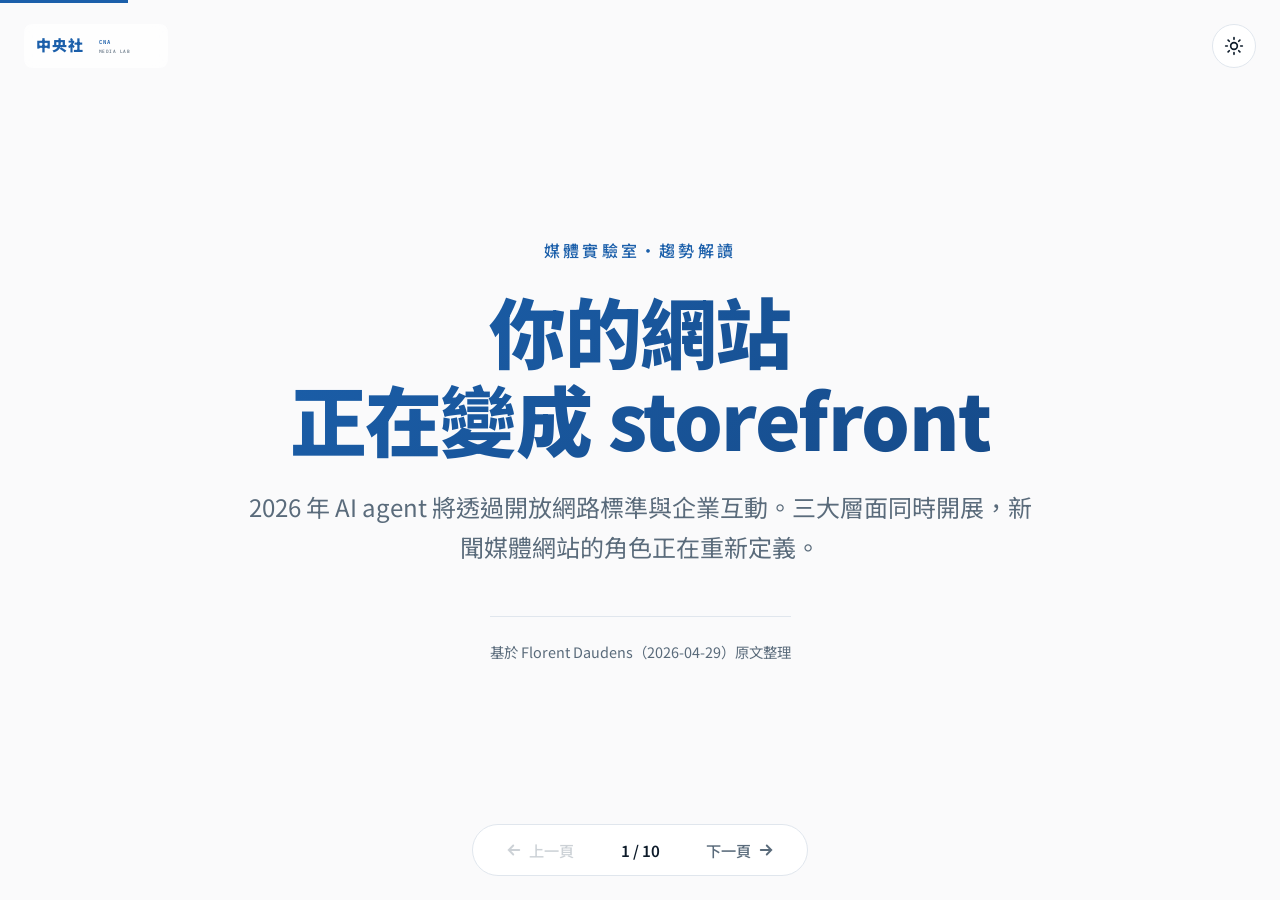
<file: agent-storefront-2026.html>
<!DOCTYPE html>
<html lang="zh-Hant">
<head>
<meta charset="UTF-8">
<meta name="viewport" content="width=device-width, initial-scale=1.0">
<title>2026 Agent 經濟：你的網站正在變成 storefront</title>
<link rel="preconnect" href="https://fonts.googleapis.com">
<link rel="preconnect" href="https://fonts.gstatic.com" crossorigin>
<link href="https://fonts.googleapis.com/css2?family=Noto+Sans+TC:wght@400;500;700;900&family=JetBrains+Mono:wght@400;500&display=swap" rel="stylesheet">
<style>
:root {
  --cna-blue: #1B5FAA;
  --cna-deep: #164B8A;
  --cna-light: #E8F0FE;
  --cna-red: #C41E3A;
  --bg: #FAFAFB;
  --bg-card: #FFFFFF;
  --text: #0D1B2A;
  --text-muted: #5A6B7B;
  --border: #E0E6ED;
  --accent: var(--cna-blue);
  --accent-soft: #E8F0FE;
}
[data-theme="dark"] {
  --bg: #0D1B2A;
  --bg-card: #142638;
  --text: #F0F4F8;
  --text-muted: #9AA8B8;
  --border: #243447;
  --accent: #5B9BE0;
  --accent-soft: #1B3552;
}
* { box-sizing: border-box; margin: 0; padding: 0; }
html, body {
  height: 100%;
  font-family: "Noto Sans TC", "Source Han Sans TC", "Microsoft JhengHei", "PingFang TC", sans-serif;
  background: var(--bg);
  color: var(--text);
  overflow: hidden;
  transition: background-color 300ms ease, color 300ms ease;
  -webkit-font-smoothing: antialiased;
}
.code { font-family: "JetBrains Mono", "Fira Code", monospace; font-size: 0.85em; background: var(--accent-soft); color: var(--accent); padding: 2px 8px; border-radius: 4px; }
.progress-bar { position: fixed; top: 0; left: 0; height: 3px; background: var(--accent); z-index: 100; transition: width 400ms ease; }
.icon-fixed {
  position: fixed; top: 24px; left: 24px; z-index: 90;
  height: 44px; padding: 6px 12px; border-radius: 8px;
  background: rgba(255,255,255,0.7); backdrop-filter: blur(8px);
  display: flex; align-items: center;
  transition: background-color 300ms ease;
}
[data-theme="dark"] .icon-fixed { background: rgba(20,38,56,0.7); }
.icon-fixed svg { height: 32px; width: auto; }
[data-theme="dark"] .icon-fixed svg text { fill: #5B9BE0 !important; }
.theme-toggle {
  position: fixed; top: 24px; right: 24px; z-index: 90;
  width: 44px; height: 44px; border-radius: 50%; border: 1px solid var(--border);
  background: var(--bg-card); color: var(--text); cursor: pointer;
  display: flex; align-items: center; justify-content: center;
  transition: all 300ms ease;
}
.theme-toggle:hover { background: var(--accent-soft); border-color: var(--accent); }
.theme-toggle svg { width: 20px; height: 20px; }
.slides-container { position: relative; width: 100vw; height: 100vh; }
.slide {
  position: absolute; inset: 0;
  display: flex; flex-direction: column;
  padding: 100px 80px 80px;
  opacity: 0; pointer-events: none;
  transform: translateX(30px);
  transition: opacity 400ms ease-out, transform 400ms ease-out;
}
.slide.active { opacity: 1; pointer-events: auto; transform: translateX(0); }
.slide-inner {
  width: 100%; max-width: 1100px; margin: 0 auto;
  flex: 1; display: flex; flex-direction: column;
}
.slide h1 { font-size: clamp(2.2rem, 5vw, 4rem); font-weight: 900; line-height: 1.15; letter-spacing: -0.02em; }
.slide h2 { font-size: clamp(1.5rem, 2.6vw, 2.2rem); font-weight: 700; line-height: 1.2; letter-spacing: -0.01em; margin-bottom: 32px; color: var(--text); }
.slide h2 .accent { color: var(--accent); }
.slide h2::after { content: ""; display: block; width: 48px; height: 4px; background: var(--accent); margin-top: 12px; border-radius: 2px; }
.slide p, .slide li { font-size: clamp(1rem, 1.5vw, 1.2rem); line-height: 1.7; color: var(--text); }
.slide .muted { color: var(--text-muted); }
.body-zone { flex: 1; display: flex; flex-direction: column; justify-content: center; }
.eyebrow { font-size: 0.85rem; font-weight: 700; text-transform: uppercase; letter-spacing: 0.15em; color: var(--accent); margin-bottom: 16px; }

/* Slide 1 - Title */
.slide-title { padding: 80px; align-items: center; justify-content: center; text-align: center; }
.slide-title .slide-inner { align-items: center; justify-content: center; text-align: center; }
.slide-title .hero-eyebrow { font-size: 1rem; font-weight: 500; color: var(--accent); letter-spacing: 0.2em; text-transform: uppercase; margin-bottom: 24px; }
.slide-title h1 { font-size: clamp(2.5rem, 6vw, 5rem); margin-bottom: 24px; background: linear-gradient(135deg, var(--cna-blue), var(--cna-deep)); -webkit-background-clip: text; -webkit-text-fill-color: transparent; background-clip: text; }
[data-theme="dark"] .slide-title h1 { background: linear-gradient(135deg, #5B9BE0, #A5C8F0); -webkit-background-clip: text; background-clip: text; -webkit-text-fill-color: transparent; }
.slide-title .subtitle { font-size: clamp(1.1rem, 2vw, 1.5rem); color: var(--text-muted); margin-bottom: 48px; max-width: 800px; }
.slide-title .source { font-size: 0.9rem; color: var(--text-muted); border-top: 1px solid var(--border); padding-top: 24px; }

/* Slide 2 - Thesis */
.thesis-quote { font-size: clamp(1.3rem, 2.4vw, 2rem); font-weight: 500; line-height: 1.5; color: var(--text); padding: 24px 32px; border-left: 4px solid var(--accent); background: var(--accent-soft); border-radius: 0 12px 12px 0; }
.thesis-grid { display: grid; grid-template-columns: 1fr 1fr; gap: 32px; margin-top: 32px; }
.thesis-card { padding: 24px; border-radius: 12px; border: 1px solid var(--border); background: var(--bg-card); }
.thesis-card .label { font-size: 0.85rem; font-weight: 700; text-transform: uppercase; letter-spacing: 0.1em; margin-bottom: 8px; }
.thesis-card.left .label { color: var(--text-muted); }
.thesis-card.right .label { color: var(--accent); }

/* Slide 3 - Three layers */
.layers { display: grid; grid-template-columns: repeat(3, 1fr); gap: 24px; margin-top: 16px; }
.layer-card { padding: 28px 24px; border-radius: 16px; background: var(--bg-card); border: 1px solid var(--border); position: relative; transition: transform 300ms ease, border-color 300ms ease; }
.layer-card:hover { transform: translateY(-4px); border-color: var(--accent); }
.layer-card .num { font-size: 3rem; font-weight: 900; color: var(--accent); opacity: 0.2; line-height: 1; }
.layer-card h3 { font-size: 1.3rem; font-weight: 700; margin: 8px 0 4px; }
.layer-card .en { font-size: 0.85rem; color: var(--text-muted); margin-bottom: 16px; font-family: "JetBrains Mono", monospace; }
.layer-card p { font-size: 0.95rem; color: var(--text-muted); }
.layer-card .icon-wrap { width: 48px; height: 48px; border-radius: 12px; background: var(--accent-soft); color: var(--accent); display: flex; align-items: center; justify-content: center; margin-bottom: 16px; }

/* Slide 4 - UCP players */
.players-grid { display: grid; grid-template-columns: repeat(4, 1fr); gap: 16px; margin-top: 24px; }
.player-pill { padding: 16px 12px; text-align: center; border-radius: 10px; background: var(--bg-card); border: 1px solid var(--border); font-weight: 700; font-size: 1rem; }
.player-pill.new { background: var(--accent); color: white; border-color: var(--accent); }
.players-note { margin-top: 24px; font-size: 0.95rem; color: var(--text-muted); padding: 16px 20px; background: var(--accent-soft); border-radius: 10px; border-left: 3px solid var(--accent); }

/* Slide 5 - UCP flow */
.flow { display: flex; align-items: stretch; gap: 12px; margin-top: 24px; flex-wrap: wrap; }
.flow-step { flex: 1; min-width: 130px; padding: 20px 16px; background: var(--bg-card); border: 1px solid var(--border); border-radius: 10px; text-align: center; position: relative; }
.flow-step .step-num { font-size: 0.8rem; font-weight: 700; color: var(--accent); }
.flow-step .step-name { font-size: 1rem; font-weight: 600; margin-top: 4px; }
.endpoint-box { margin-top: 24px; padding: 20px 24px; background: #0D1B2A; color: #F0F4F8; border-radius: 10px; font-family: "JetBrains Mono", monospace; font-size: 1.1rem; }
.endpoint-box .lbl { color: #5B9BE0; font-size: 0.85rem; margin-bottom: 6px; display: block; font-family: "Noto Sans TC", sans-serif; }

/* Slide 6 - Discovery */
.compare { display: grid; grid-template-columns: 1fr auto 1fr; gap: 24px; align-items: center; margin-top: 16px; }
.compare-card { padding: 28px 24px; border-radius: 14px; }
.compare-card.before { background: var(--bg-card); border: 1px solid var(--border); color: var(--text-muted); }
.compare-card.after { background: var(--accent); color: white; }
.compare-card h4 { font-size: 1.4rem; font-weight: 700; margin-bottom: 12px; }
.compare-card p { font-size: 1rem; line-height: 1.6; color: inherit; }
.compare-arrow { color: var(--accent); }
.benefits-row { display: grid; grid-template-columns: repeat(4, 1fr); gap: 12px; margin-top: 24px; }
.benefit-chip { padding: 12px; text-align: center; font-size: 0.9rem; font-weight: 600; background: var(--accent-soft); color: var(--accent); border-radius: 8px; }

/* Slide 7 - Skills */
.skills-layout { display: grid; grid-template-columns: 1.2fr 1fr; gap: 32px; margin-top: 16px; align-items: start; }
.skill-example { padding: 24px; background: var(--bg-card); border: 1px solid var(--border); border-radius: 12px; }
.skill-example .tag { display: inline-block; font-size: 0.75rem; font-weight: 700; padding: 4px 10px; background: var(--cna-red); color: white; border-radius: 4px; margin-bottom: 12px; letter-spacing: 0.1em; }
.skill-example .pattern { font-size: 1.05rem; font-weight: 500; line-height: 1.6; padding: 16px; background: var(--accent-soft); border-radius: 8px; color: var(--text); }
.skill-points { display: flex; flex-direction: column; gap: 14px; }
.skill-point { display: flex; gap: 14px; align-items: flex-start; }
.skill-point .dot { width: 28px; height: 28px; flex-shrink: 0; border-radius: 50%; background: var(--accent); color: white; display: flex; align-items: center; justify-content: center; font-weight: 700; font-size: 0.85rem; }
.skill-point .txt { flex: 1; font-size: 0.98rem; line-height: 1.5; }
.skill-point .txt b { color: var(--text); }

/* Slide 8 - Compare */
.vs-grid { display: grid; grid-template-columns: 1fr 1fr; gap: 24px; margin-top: 16px; }
.vs-col { padding: 28px; border-radius: 14px; }
.vs-col.open { background: var(--accent-soft); border: 2px solid var(--accent); }
.vs-col.closed { background: var(--bg-card); border: 1px solid var(--border); }
.vs-col h4 { font-size: 1.3rem; font-weight: 700; margin-bottom: 8px; }
.vs-col .who { font-size: 0.9rem; color: var(--text-muted); margin-bottom: 20px; font-family: "JetBrains Mono", monospace; }
.vs-col ul { list-style: none; padding: 0; }
.vs-col li { padding: 10px 0; padding-left: 28px; position: relative; font-size: 0.98rem; line-height: 1.5; border-bottom: 1px solid var(--border); }
.vs-col li:last-child { border-bottom: none; }
.vs-col.open li::before { content: "✓"; position: absolute; left: 4px; color: var(--accent); font-weight: 700; }
.vs-col.closed li::before { content: "✕"; position: absolute; left: 4px; color: var(--text-muted); font-weight: 700; }

/* Slide 9 - Implications */
.impl-list { display: flex; flex-direction: column; gap: 18px; margin-top: 16px; }
.impl-item { display: flex; gap: 20px; padding: 22px; background: var(--bg-card); border: 1px solid var(--border); border-radius: 12px; border-left: 4px solid var(--accent); }
.impl-item .num { font-size: 2rem; font-weight: 900; color: var(--accent); flex-shrink: 0; line-height: 1; }
.impl-item .body { flex: 1; }
.impl-item h4 { font-size: 1.1rem; font-weight: 700; margin-bottom: 6px; }
.impl-item p { font-size: 0.95rem; color: var(--text-muted); line-height: 1.6; }

/* Slide 10 - Closing */
.closing { text-align: center; align-items: center; justify-content: center; }
.closing .slide-inner { text-align: center; align-items: center; justify-content: center; }
.closing .takeaway { font-size: clamp(1.8rem, 4vw, 3rem); font-weight: 900; line-height: 1.3; color: var(--text); margin-bottom: 20px; max-width: 900px; }
.closing .takeaway .accent { color: var(--accent); }
.closing .signoff { font-size: 1.1rem; color: var(--text-muted); margin-bottom: 40px; }
.closing .source-card { padding: 20px 28px; background: var(--bg-card); border: 1px solid var(--border); border-radius: 10px; max-width: 600px; }
.closing .source-card .label { font-size: 0.8rem; color: var(--text-muted); text-transform: uppercase; letter-spacing: 0.1em; margin-bottom: 6px; }
.closing .source-card .title { font-size: 1.05rem; font-weight: 600; }
.closing .source-card .author { font-size: 0.9rem; color: var(--text-muted); margin-top: 4px; }

/* Footer nav */
.footer-nav { position: fixed; bottom: 24px; left: 50%; transform: translateX(-50%); display: flex; align-items: center; gap: 24px; z-index: 90; padding: 8px 20px; background: var(--bg-card); border: 1px solid var(--border); border-radius: 100px; backdrop-filter: blur(8px); }
.nav-btn { background: none; border: none; color: var(--text-muted); cursor: pointer; padding: 6px 12px; font-size: 0.95rem; font-weight: 500; border-radius: 100px; transition: all 200ms ease; display: flex; align-items: center; gap: 6px; font-family: inherit; }
.nav-btn:hover:not(:disabled) { background: var(--accent-soft); color: var(--accent); }
.nav-btn:disabled { opacity: 0.3; cursor: not-allowed; }
.page-indicator { font-size: 0.95rem; color: var(--text); font-weight: 600; min-width: 60px; text-align: center; font-variant-numeric: tabular-nums; }

/* Thumbnail nav */
.thumb-zone { position: fixed; bottom: 0; left: 0; right: 0; height: 100px; z-index: 80; pointer-events: none; }
.thumb-zone:hover .thumb-strip { opacity: 1; transform: translateY(0); pointer-events: auto; }
.thumb-strip { position: absolute; bottom: 80px; left: 50%; transform: translate(-50%, 20px); display: flex; gap: 8px; padding: 12px; background: var(--bg-card); border: 1px solid var(--border); border-radius: 12px; opacity: 0; transition: all 300ms ease; max-width: 90vw; overflow-x: auto; backdrop-filter: blur(10px); }
.thumb { width: 100px; height: 56px; flex-shrink: 0; background: var(--accent-soft); border: 2px solid transparent; border-radius: 6px; cursor: pointer; display: flex; align-items: center; justify-content: center; font-size: 0.75rem; font-weight: 700; color: var(--accent); transition: all 200ms ease; padding: 4px; text-align: center; line-height: 1.2; }
.thumb:hover { border-color: var(--accent); }
.thumb.active { background: var(--accent); color: white; border-color: var(--accent); }

/* Mobile */
@media (max-width: 768px) {
  .slide { padding: 80px 24px 100px; }
  .icon-fixed { top: 12px; left: 12px; height: 36px; padding: 4px 8px; }
  .icon-fixed img { height: 28px; }
  .theme-toggle { top: 12px; right: 12px; width: 36px; height: 36px; }
  .thesis-grid, .layers, .players-grid, .skills-layout, .vs-grid, .compare { grid-template-columns: 1fr; }
  .compare-arrow { transform: rotate(90deg); justify-self: center; }
  .benefits-row { grid-template-columns: repeat(2, 1fr); }
  .flow { flex-direction: column; }
  .footer-nav { gap: 12px; padding: 6px 12px; }
}
</style>
</head>
<body>
<div class="progress-bar" id="progressBar"></div>
<div class="icon-fixed">
  <svg width="120" height="32" viewBox="0 0 240 64" xmlns="http://www.w3.org/2000/svg"><text x="0" y="42" font-family="Noto Sans TC, sans-serif" font-size="30" font-weight="900" fill="#1B5FAA" letter-spacing="2">中央社</text><text x="125" y="28" font-family="JetBrains Mono, monospace" font-size="11" font-weight="700" fill="#1B5FAA" letter-spacing="2">CNA</text><text x="125" y="45" font-family="JetBrains Mono, monospace" font-size="9" font-weight="500" fill="#5A6B7B" letter-spacing="1">MEDIA LAB</text></svg>
</div>
<button class="theme-toggle" id="themeToggle" aria-label="切換深淺色">
  <svg id="iconSun" viewBox="0 0 24 24" fill="none" stroke="currentColor" stroke-width="2" stroke-linecap="round"><circle cx="12" cy="12" r="4"/><path d="M12 2v2M12 20v2M4.93 4.93l1.41 1.41M17.66 17.66l1.41 1.41M2 12h2M20 12h2M4.93 19.07l1.41-1.41M17.66 6.34l1.41-1.41"/></svg>
  <svg id="iconMoon" viewBox="0 0 24 24" fill="none" stroke="currentColor" stroke-width="2" stroke-linecap="round" style="display:none"><path d="M21 12.79A9 9 0 1 1 11.21 3 7 7 0 0 0 21 12.79z"/></svg>
</button>

<div class="slides-container" id="slidesContainer">

  <!-- Slide 1: Title -->
  <section class="slide slide-title active" data-thumb="封面">
    <div class="slide-inner">
      <div class="hero-eyebrow">媒體實驗室・趨勢解讀</div>
      <h1>你的網站<br>正在變成 storefront</h1>
      <p class="subtitle">2026 年 AI agent 將透過開放網路標準與企業互動。三大層面同時開展，新聞媒體網站的角色正在重新定義。</p>
      <div class="source">基於 Florent Daudens（2026-04-29）原文整理</div>
    </div>
  </section>

  <!-- Slide 2: Thesis -->
  <section class="slide" data-thumb="核心命題">
    <div class="slide-inner">
      <h2>核心命題：<span class="accent">標準</span>取代平台</h2>
      <div class="body-zone">
        <div class="thesis-quote">2026 年的 agent 不是透過某個 app 找到你的網站，而是透過開放網路標準直接與你的服務互動。</div>
        <div class="thesis-grid">
          <div class="thesis-card left">
            <div class="label">過去</div>
            <p>企業仰賴平台 app 與整合，受平台政策、審核、抽成牽制。</p>
          </div>
          <div class="thesis-card right">
            <div class="label">2026</div>
            <p>企業實作開放協定，agent 直接讀取結構化資料、發起交易。</p>
          </div>
        </div>
      </div>
    </div>
  </section>

  <!-- Slide 3: Three Layers -->
  <section class="slide" data-thumb="三層架構">
    <div class="slide-inner">
      <h2>三個同時開展的層面</h2>
      <div class="body-zone">
        <div class="layers">
          <div class="layer-card">
            <div class="icon-wrap"><svg width="24" height="24" viewBox="0 0 24 24" fill="none" stroke="currentColor" stroke-width="2" stroke-linecap="round"><circle cx="9" cy="21" r="1"/><circle cx="20" cy="21" r="1"/><path d="M1 1h4l2.68 13.39a2 2 0 0 0 2 1.61h9.72a2 2 0 0 0 2-1.61L23 6H6"/></svg></div>
            <div class="num">01</div>
            <h3>商務層</h3>
            <div class="en">Commerce / UCP</div>
            <p>Agent 驅動的購物協定，從瀏覽到退貨一條龍。</p>
          </div>
          <div class="layer-card">
            <div class="icon-wrap"><svg width="24" height="24" viewBox="0 0 24 24" fill="none" stroke="currentColor" stroke-width="2" stroke-linecap="round"><circle cx="11" cy="11" r="8"/><path d="M21 21l-4.35-4.35"/></svg></div>
            <div class="num">02</div>
            <h3>探索層</h3>
            <div class="en">Discovery / MCP Cards</div>
            <p>Agent 從爬 HTML 改為查詢結構化資料。</p>
          </div>
          <div class="layer-card">
            <div class="icon-wrap"><svg width="24" height="24" viewBox="0 0 24 24" fill="none" stroke="currentColor" stroke-width="2" stroke-linecap="round"><path d="M12 2L2 7l10 5 10-5-10-5z"/><path d="M2 17l10 5 10-5M2 12l10 5 10-5"/></svg></div>
            <div class="num">03</div>
            <h3>能力層</h3>
            <div class="en">Capability / Skills</div>
            <p>編輯判斷可被編碼，隨工具自動更新到所有客戶端。</p>
          </div>
        </div>
      </div>
    </div>
  </section>

  <!-- Slide 4: UCP players -->
  <section class="slide" data-thumb="商務層 玩家">
    <div class="slide-inner">
      <h2>商務層：<span class="accent">UCP Tech Council</span> 玩家陣容</h2>
      <div class="body-zone">
        <div class="eyebrow">新加入</div>
        <div class="players-grid">
          <div class="player-pill new">Amazon</div>
          <div class="player-pill new">Meta</div>
          <div class="player-pill new">Microsoft</div>
          <div class="player-pill new">Salesforce</div>
        </div>
        <div class="players-grid" style="margin-top:12px;">
          <div class="player-pill new">Stripe</div>
          <div class="player-pill">Google</div>
          <div class="player-pill">Shopify</div>
          <div class="player-pill">Etsy</div>
        </div>
        <div class="players-grid" style="margin-top:12px;">
          <div class="player-pill">Target</div>
          <div class="player-pill" style="grid-column: span 3;">+ 20 家支付夥伴</div>
        </div>
        <div class="players-note">「商務運作的每個功能層，都集合在單一 Tech Council。」</div>
      </div>
    </div>
  </section>

  <!-- Slide 5: UCP flow -->
  <section class="slide" data-thumb="UCP 流程">
    <div class="slide-inner">
      <h2>UCP 怎麼運作</h2>
      <div class="body-zone">
        <p class="muted" style="margin-bottom: 8px;">透過一個探索端點，agent 即可完成完整購物流程：</p>
        <div class="endpoint-box">
          <span class="lbl">Discovery Endpoint</span>
          /.well-known/ucp
        </div>
        <div class="flow">
          <div class="flow-step"><div class="step-num">01</div><div class="step-name">瀏覽</div></div>
          <div class="flow-step"><div class="step-num">02</div><div class="step-name">加入購物車</div></div>
          <div class="flow-step"><div class="step-num">03</div><div class="step-name">結帳</div></div>
          <div class="flow-step"><div class="step-num">04</div><div class="step-name">訂單追蹤</div></div>
          <div class="flow-step"><div class="step-num">05</div><div class="step-name">退貨</div></div>
        </div>
        <p class="muted" style="margin-top: 24px; font-size: 0.95rem;">目前聚焦實體零售與離散 SKU。<b style="color: var(--text);">知識產品與訂閱仍是空白</b>，正是新聞媒體可以推進的方向。</p>
      </div>
    </div>
  </section>

  <!-- Slide 6: Discovery -->
  <section class="slide" data-thumb="探索層">
    <div class="slide-inner">
      <h2>探索層：從<span class="accent">被爬取</span>到<span class="accent">提供服務</span></h2>
      <div class="body-zone">
        <p class="muted" style="margin-bottom: 16px;">SEP-2127 透過 <span class="code">.well-known/mcp/server-card.json</span> 標準化伺服器探索。</p>
        <div class="compare">
          <div class="compare-card before">
            <h4>過去</h4>
            <p>Agent 爬 HTML、解析 DOM、猜測語意。網站是被動的內容池。</p>
          </div>
          <div class="compare-arrow">
            <svg width="40" height="40" viewBox="0 0 24 24" fill="none" stroke="currentColor" stroke-width="2.5" stroke-linecap="round"><path d="M5 12h14M13 6l6 6-6 6"/></svg>
          </div>
          <div class="compare-card after">
            <h4>2026</h4>
            <p>Agent 查詢結構化 server card。網站主動「提供服務」。</p>
          </div>
        </div>
        <div class="benefits-row">
          <div class="benefit-chip">歸因機制</div>
          <div class="benefit-chip">流量控管</div>
          <div class="benefit-chip">定價揭露</div>
          <div class="benefit-chip">編輯框架</div>
        </div>
      </div>
    </div>
  </section>

  <!-- Slide 7: Skills -->
  <section class="slide" data-thumb="能力層">
    <div class="slide-inner">
      <h2>能力層：把<span class="accent">編輯判斷</span>編碼進工具</h2>
      <div class="body-zone">
        <div class="skills-layout">
          <div>
            <div class="skill-points">
              <div class="skill-point">
                <div class="dot">1</div>
                <div class="txt"><b>4/16 升格 Working Group。</b>從 Interest Group 進入正式標準階段。</div>
              </div>
              <div class="skill-point">
                <div class="dot">2</div>
                <div class="txt"><b>規範使用模式可隨工具發布。</b>MCP 伺服器不只給工具，還給「怎麼用」。</div>
              </div>
              <div class="skill-point">
                <div class="dot">3</div>
                <div class="txt"><b>所有客戶端自動更新。</b>編輯判斷一處更動，到處生效。</div>
              </div>
            </div>
          </div>
          <div class="skill-example">
            <div class="tag">範例 PATTERN</div>
            <div class="pattern">「先給<b>解釋性報導</b>，再給<b>最新報導</b>。」</div>
            <p class="muted" style="font-size: 0.9rem; margin-top: 12px;">這條編輯邏輯可以被寫進 Skill，跟著 MCP 伺服器一起送出。</p>
          </div>
        </div>
      </div>
    </div>
  </section>

  <!-- Slide 8: Open vs Closed -->
  <section class="slide" data-thumb="標準對比">
    <div class="slide-inner">
      <h2>路線之爭：<span class="accent">開放標準 vs 平台主導</span></h2>
      <div class="body-zone">
        <div class="vs-grid">
          <div class="vs-col open">
            <h4>UCP / MCP / Skills</h4>
            <div class="who">開放網路標準</div>
            <ul>
              <li>企業獨立參與</li>
              <li>無需 app 或審核</li>
              <li>多廠商共治</li>
              <li>標準制定就是槓桿</li>
            </ul>
          </div>
          <div class="vs-col closed">
            <h4>OpenAI ACP</h4>
            <div class="who">Agentic Commerce Protocol</div>
            <ul>
              <li>單一平台主導</li>
              <li>需經平台審核</li>
              <li>政策可能單方面變更</li>
              <li>抽成與排序由平台決定</li>
            </ul>
          </div>
        </div>
      </div>
    </div>
  </section>

  <!-- Slide 9: Implications -->
  <section class="slide" data-thumb="對媒體啟示">
    <div class="slide-inner">
      <h2>對新聞媒體的<span class="accent">三個啟示</span></h2>
      <div class="body-zone">
        <div class="impl-list">
          <div class="impl-item">
            <div class="num">01</div>
            <div class="body">
              <h4>實作開放網路標準，不要單押平台整合</h4>
              <p>把 server-card、UCP endpoint 視為跟 RSS、sitemap 同等級的基礎設施。</p>
            </div>
          </div>
          <div class="impl-item">
            <div class="num">02</div>
            <div class="body">
              <h4>推動標準涵蓋知識產品與訂閱</h4>
              <p>UCP 目前只覆蓋實體 SKU。新聞、付費內容、訂閱模式還沒納入，現在進場仍能影響規格。</p>
            </div>
          </div>
          <div class="impl-item">
            <div class="num">03</div>
            <div class="body">
              <h4>用 Skills 編碼編輯判斷，建立差異化</h4>
              <p>「給解釋性報導再給即時新聞」這類編輯邏輯，是 agent 環境下的競爭優勢。</p>
            </div>
          </div>
        </div>
      </div>
    </div>
  </section>

  <!-- Slide 10: Closing -->
  <section class="slide closing" data-thumb="結語">
    <div class="slide-inner">
      <div class="hero-eyebrow">結語</div>
      <p class="takeaway">標準制定的過程，<br>就是<span class="accent">這場變局的槓桿</span>。</p>
      <p class="signoff">與其等待 agent 改變我們，不如現在就決定我們要被怎樣讀取。</p>
      <div class="source-card">
        <div class="label">原文</div>
        <div class="title">How agents will reach your business in 2026</div>
        <div class="author">Florent Daudens・fdaudens.substack.com・2026-04-29</div>
      </div>
    </div>
  </section>

</div>

<div class="footer-nav">
  <button class="nav-btn" id="prevBtn" aria-label="上一頁">
    <svg width="18" height="18" viewBox="0 0 24 24" fill="none" stroke="currentColor" stroke-width="2.5" stroke-linecap="round"><path d="M19 12H5M11 18l-6-6 6-6"/></svg>
    上一頁
  </button>
  <div class="page-indicator" id="pageIndicator">1 / 10</div>
  <button class="nav-btn" id="nextBtn" aria-label="下一頁">
    下一頁
    <svg width="18" height="18" viewBox="0 0 24 24" fill="none" stroke="currentColor" stroke-width="2.5" stroke-linecap="round"><path d="M5 12h14M13 6l6 6-6 6"/></svg>
  </button>
</div>

<div class="thumb-zone">
  <div class="thumb-strip" id="thumbStrip"></div>
</div>

<script>
const slides = document.querySelectorAll('.slide');
const total = slides.length;
let current = 0;
const prevBtn = document.getElementById('prevBtn');
const nextBtn = document.getElementById('nextBtn');
const pageIndicator = document.getElementById('pageIndicator');
const progressBar = document.getElementById('progressBar');
const thumbStrip = document.getElementById('thumbStrip');

slides.forEach((s, i) => {
  const t = document.createElement('div');
  t.className = 'thumb';
  t.textContent = (i+1) + '. ' + (s.dataset.thumb || '');
  t.addEventListener('click', () => goTo(i));
  thumbStrip.appendChild(t);
});

function render() {
  slides.forEach((s, i) => s.classList.toggle('active', i === current));
  pageIndicator.textContent = (current+1) + ' / ' + total;
  progressBar.style.width = ((current+1)/total*100) + '%';
  prevBtn.disabled = current === 0;
  nextBtn.disabled = current === total-1;
  document.querySelectorAll('.thumb').forEach((t, i) => t.classList.toggle('active', i === current));
}
function goTo(i) { current = Math.max(0, Math.min(total-1, i)); render(); }
function next() { if (current < total-1) goTo(current+1); }
function prev() { if (current > 0) goTo(current-1); }

prevBtn.addEventListener('click', prev);
nextBtn.addEventListener('click', next);

document.addEventListener('keydown', e => {
  if (e.key === 'ArrowRight' || e.key === 'ArrowDown' || e.key === ' ') { e.preventDefault(); next(); }
  else if (e.key === 'ArrowLeft' || e.key === 'ArrowUp') { e.preventDefault(); prev(); }
  else if (e.key === 'f' || e.key === 'F') {
    if (!document.fullscreenElement) document.documentElement.requestFullscreen();
    else document.exitFullscreen();
  }
  else if (e.key === 'Home') goTo(0);
  else if (e.key === 'End') goTo(total-1);
});

let touchStart = null;
document.addEventListener('touchstart', e => { touchStart = e.touches[0].clientX; });
document.addEventListener('touchend', e => {
  if (touchStart === null) return;
  const dx = e.changedTouches[0].clientX - touchStart;
  if (Math.abs(dx) > 50) { dx < 0 ? next() : prev(); }
  touchStart = null;
});

document.addEventListener('click', e => {
  if (e.target.closest('button, .thumb, .nav-btn, .footer-nav, .theme-toggle, .thumb-zone, .thumb-strip')) return;
  const x = e.clientX;
  const w = window.innerWidth;
  if (x < w * 0.15) prev();
  else if (x > w * 0.85) next();
});

const themeToggle = document.getElementById('themeToggle');
const iconSun = document.getElementById('iconSun');
const iconMoon = document.getElementById('iconMoon');
function setTheme(t) {
  document.documentElement.setAttribute('data-theme', t);
  iconSun.style.display = t === 'dark' ? 'none' : 'block';
  iconMoon.style.display = t === 'dark' ? 'block' : 'none';
  localStorage.setItem('cna-theme', t);
}
themeToggle.addEventListener('click', () => {
  const cur = document.documentElement.getAttribute('data-theme') || 'light';
  setTheme(cur === 'light' ? 'dark' : 'light');
});
const saved = localStorage.getItem('cna-theme');
if (saved) setTheme(saved);
else if (window.matchMedia('(prefers-color-scheme: dark)').matches) setTheme('dark');

render();
</script>
</body>
</html>
</file>
